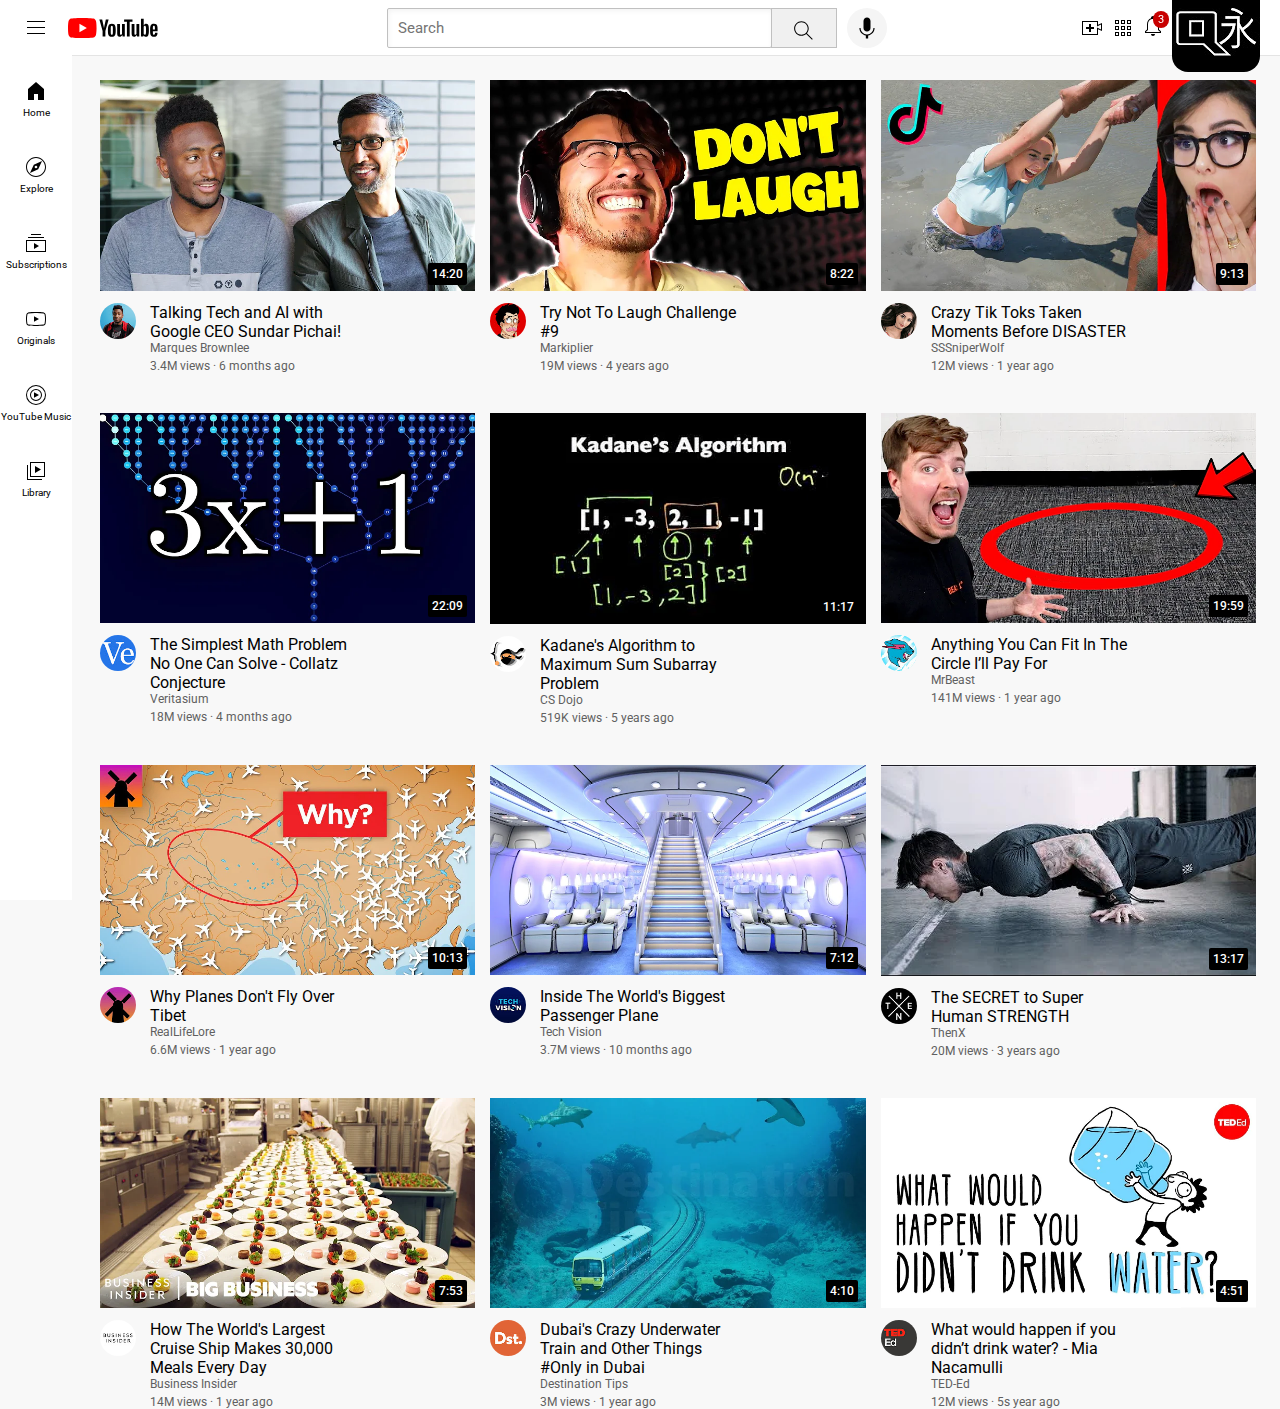
<file: index.html>
<!DOCTYPE html>
<html lang="en">
<head>
  <link rel="preconnect" href="https://fonts.googleapis.com">
  <link rel="preconnect" href="https://fonts.gstatic.com" crossorigin>
  <link href="https://fonts.googleapis.com/css2?family=Roboto:wght@400;500;700&display=swap" rel="stylesheet">
  <meta charset="UTF-8">
  <meta http-equiv="X-UA-Compatible" content="IE=edge">
  <meta name="viewport" content="width=device-width, initial-scale=1.0">
  <link rel="stylesheet" href="styles/header.css">
  <link rel="stylesheet" href="styles/video.css">
  <link rel="stylesheet" href="styles/general.css">
  <link rel="stylesheet" href="styles/sidebar.css">
  <title>Youtube</title>
  
<style>

</style>
  
</head>
<body>
  <div class="header">
    <div class="left-section">
      <img class="hamburger-menu" src="icons/hamburger-menu.svg">
      <img class="youtube-logo" src="icons/youtube-logo.svg">
    </div>
    <div class="middle-section">
      <input class= "search-bar" type="text" placeholder="Search">
      <button class="search-button">
        <img class="search-icon" src="icons/search.svg">
        <div class="tooltip">Search</div>
      </button>
      <button class="voice-search-button">
        <img class="voice-search-icon" src="icons/voice-search-icon.svg">
        <div class="tooltip">Search with your voice</div>
      </button>
    </div>
    <div class="right-section">
      <div class="upload-icon-container">
        <img class="upload-icon" src="icons/upload.svg">
        <div class="tooltip">Create</div>
      </div>
      <img class="apps-icon" src="icons/youtube-apps.svg">
      <div class="notifications-icon-container">
        <img class="notifications-icon" src="icons/notifications.svg">
        <div class="notifications-count">3</div>
      </div>
      <img class="current-user-pic" src="icons/unnamed.jpg">
    </div>
  </div>
  
  <div class="side-bar">
    <div class="sidebar-link">
      <img src="icons/home.svg">
      <div>Home</div>
    </div>
    <div class="sidebar-link">
      <img src="icons/explore.svg">
      <div>Explore</div>
    </div>
    <div class="sidebar-link">
      <img src="icons/subscriptions.svg">
      <div>Subscriptions</div>
    </div>
    <div class="sidebar-link">
      <img src="icons/originals.svg">
      <div>Originals</div>
    </div>
    <div class="sidebar-link">
      <img src="icons/youtube-music.svg">
      <div>YouTube Music</div>
    </div>
    <div class="sidebar-link">
      <img src="icons/library.svg">
      <div>Library</div>
    </div>
  </div>
  
  <div class="video-grid">
    <div class="video-preview">
      <div class="thumbnail-row">
        <img class="thumbnail" src="thumbnails/thumbnail-1.webp">
        <div class="video-time">
          14:20
        </div>
      </div>
      <div class="video-info-grid">
        <div class="channel-picture">
          <img class="profile-picture" src="channel-pictures/channel-1.jpeg">
        </div>
        <div class="video-info">
          <p class="video-title">
            Talking Tech and AI with Google CEO Sundar Pichai!
          </p>
          <p class="video-author">
            Marques Brownlee
          </p>
          <p class="video-stats">
            3.4M views &#183; 6 months ago
          </p>
        </div>
      </div>
    </div>

    <div class="video-preview">
      <div class="thumbnail-row">
        <img class="thumbnail" src="thumbnails/thumbnail-2.webp">
        <div class="video-time">
          8:22
        </div>
      </div>
      <div class="video-info-grid">
        <div class="channel-picture">
          <img class="profile-picture" src="channel-pictures/channel-2.jpeg">
        </div>
        <div class="video-info">
          <p class="video-title">
            Try Not To Laugh Challenge #9
          </p>
          <p class="video-author">
            Markiplier
          </p>
          <p class="video-stats">
            19M views &#183; 4 years ago
          </p>
        </div>
      </div>
    </div>

    <div class="video-preview">
      <div class="thumbnail-row">
        <img class="thumbnail" src="thumbnails/thumbnail-3.webp">
        <div class="video-time">
          9:13
        </div>
      </div>
      <div class="video-info-grid">
        <div class="channel-picture">
          <img class="profile-picture" src="channel-pictures/channel-3.jpeg">
        </div>
        <div class="video-info">
          <p class="video-title">
            Crazy Tik Toks Taken Moments Before DISASTER
          </p>
          <p class="video-author">
            SSSniperWolf
          </p>
          <p class="video-stats">
            12M views &#183; 1 year ago
          </p>
        </div>
      </div>
    </div>

    <div class="video-preview">
      <div class="thumbnail-row">
        <img class="thumbnail" src="thumbnails/thumbnail-4.webp">
        <div class="video-time">
          22:09
        </div>
      </div>
      <div class="video-info-grid">
        <div class="channel-picture">
          <img class="profile-picture" src="channel-pictures/channel-4.jpeg">
        </div>
        <div class="video-info">
          <p class="video-title">
            The Simplest Math Problem No One Can Solve - Collatz Conjecture
          </p>
          <p class="video-author">
            Veritasium
          </p>
          <p class="video-stats">
            18M views &#183; 4 months ago
          </p>
        </div>
      </div>
    </div>

    <div class="video-preview">
      <div class="thumbnail-row">
        <img class="thumbnail" src="thumbnails/thumbnail-5.webp">
        <div class="video-time">
          11:17
        </div>
      </div>
      <div class="video-info-grid">
        <div class="channel-picture">
          <img class="profile-picture" src="channel-pictures/channel-5.jpeg">
        </div>
        <div class="video-info">
          <p class="video-title">
            Kadane's Algorithm to Maximum Sum Subarray Problem
          </p>
          <p class="video-author">
            CS Dojo
          </p>
          <p class="video-stats">
            519K views &#183; 5 years ago
          </p>
        </div>
      </div>
    </div>

    <div class="video-preview">
      <div class="thumbnail-row">
        <img class="thumbnail" src="thumbnails/thumbnail-6.webp">
        <div class="video-time">
          19:59
        </div>
      </div>
      <div class="video-info-grid">
        <div class="channel-picture">
          <img class="profile-picture" src="channel-pictures/channel-6.jpeg">
        </div>
        <div class="video-info">
          <p class="video-title">
            Anything You Can Fit In The Circle I’ll Pay For
          </p>
          <p class="video-author">
            MrBeast
          </p>
          <p class="video-stats">
            141M views &#183; 1 year ago
          </p>
        </div>
      </div>
    </div>

    <div class="video-preview">
      <div class="thumbnail-row">
        <img class="thumbnail" src="thumbnails/thumbnail-7.webp">
        <div class="video-time">
          10:13
        </div>
      </div>
      <div class="video-info-grid">
        <div class="channel-picture">
          <img class="profile-picture" src="channel-pictures/channel-7.jpeg">
        </div>
        <div class="video-info">
          <p class="video-title">
            Why Planes Don't Fly Over Tibet
          </p>
          <p class="video-author">
            RealLifeLore
          </p>
          <p class="video-stats">
            6.6M views &#183; 1 year ago
          </p>
        </div>
      </div>
    </div>

    <div class="video-preview">
      <div class="thumbnail-row">
        <img class="thumbnail" src="thumbnails/thumbnail-8.webp">
        <div class="video-time">
          7:12
        </div>
      </div>
      <div class="video-info-grid">
        <div class="channel-picture">
          <img class="profile-picture" src="channel-pictures/channel-8.jpeg">
        </div>
        <div class="video-info">
          <p class="video-title">
            Inside The World's Biggest Passenger Plane
          </p>
          <p class="video-author">
            Tech Vision
          </p>
          <p class="video-stats">
            3.7M views &#183; 10 months ago
          </p>
        </div>
      </div>
    </div>

    <div class="video-preview">
      <div class="thumbnail-row">
        <img class="thumbnail" src="thumbnails/thumbnail-9.webp">
        <div class="video-time">
          13:17
        </div>
      </div>
      <div class="video-info-grid">
        <div class="channel-picture">
          <img class="profile-picture" src="channel-pictures/channel-9.jpeg">
        </div>
        <div class="video-info">
          <p class="video-title">
            The SECRET to Super Human STRENGTH
          </p>
          <p class="video-author">
            ThenX
          </p>
          <p class="video-stats">
            20M views  &#183; 3 years ago
          </p>
        </div>
      </div>
    </div>

    <div class="video-preview">
      <div class="thumbnail-row">
        <img class="thumbnail" src="thumbnails/thumbnail-10.webp">
        <div class="video-time">
          7:53
        </div>
      </div>
      <div class="video-info-grid">
        <div class="channel-picture">
          <img class="profile-picture" src="channel-pictures/channel-10.jpeg">
        </div>
        <div class="video-info">
          <p class="video-title">
            How The World's Largest Cruise Ship Makes 30,000 Meals Every Day
          </p>
          <p class="video-author">
            Business Insider
          </p>
          <p class="video-stats">
            14M views  &#183; 1 year ago
          </p>
        </div>
      </div>
    </div>

    <div class="video-preview">
      <div class="thumbnail-row">
        <img class="thumbnail" src="thumbnails/thumbnail-11.webp">
        <div class="video-time">
          4:10
        </div>
      </div>
      <div class="video-info-grid">
        <div class="channel-picture">
          <img class="profile-picture" src="channel-pictures/channel-11.jpeg">
        </div>
        <div class="video-info">
          <p class="video-title">
            Dubai's Crazy Underwater Train and Other Things #Only in Dubai
          </p>
          <p class="video-author">
            Destination Tips
          </p>
          <p class="video-stats">
            3M views   &#183; 1 year ago
          </p>
        </div>
      </div>
    </div>

    <div class="video-preview">
      <div class="thumbnail-row">
        <img class="thumbnail" src="thumbnails/thumbnail-12.webp">
        <div class="video-time">
          4:51
        </div>
      </div>
      <div class="video-info-grid">
        <div class="channel-picture">
          <img class="profile-picture" src="channel-pictures/channel-12.jpeg">
        </div>
        <div class="video-info">
          <p class="video-title">
            What would happen if you didn’t drink water? - Mia Nacamulli
          </p>
          <p class="video-author">
            TED-Ed
          </p>
          <p class="video-stats">
            12M views    &#183; 5s year ago
          </p>
        </div>
      </div>
    </div>

  </div>

</body>
</html>
</file>
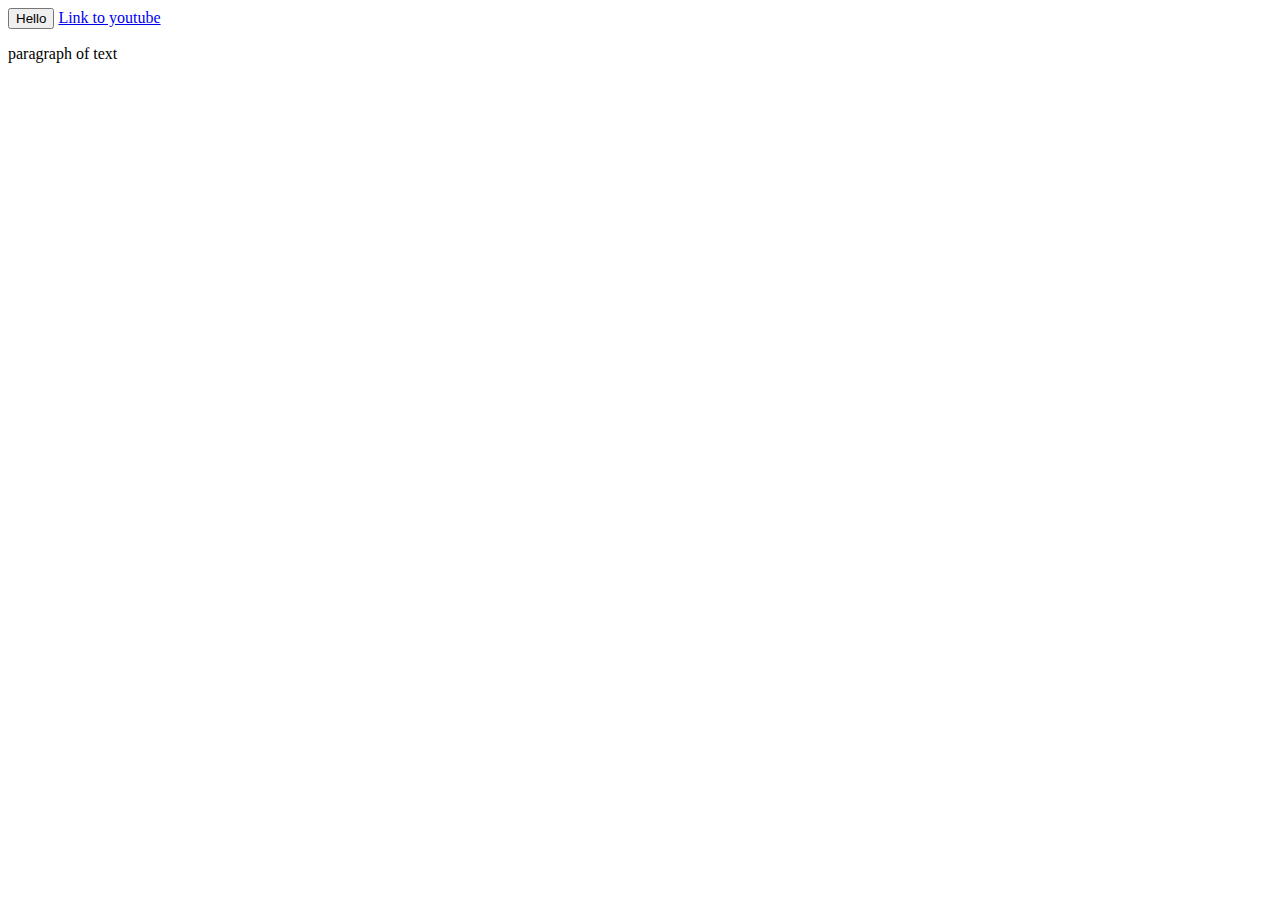
<file: introhtml/index.html>
<!DOCTYPE html>
<html lang="en">
<head>
  <link rel="preconnect" href="https://fonts.googleapis.com">
  <link rel="preconnect" href="https://fonts.gstatic.com" crossorigin>
  <link href="https://fonts.googleapis.com/css2?family=Roboto:wght@400;700&display=swap" rel="stylesheet"> 
  <meta charset="UTF-8">
  <meta http-equiv="X-UA-Compatible" content="IE=edge">
  <meta name="viewport" content="width=device-width, initial-scale=1.0">
  <title>Document</title>
</head>
<body>
  <button>Hello</button>
  <a href="https://www.youtube.com/watch?v=Xa5EU-qAv-I">Link to youtube</a>
  <p>paragraph of text</p>

</body>
</html>
</file>
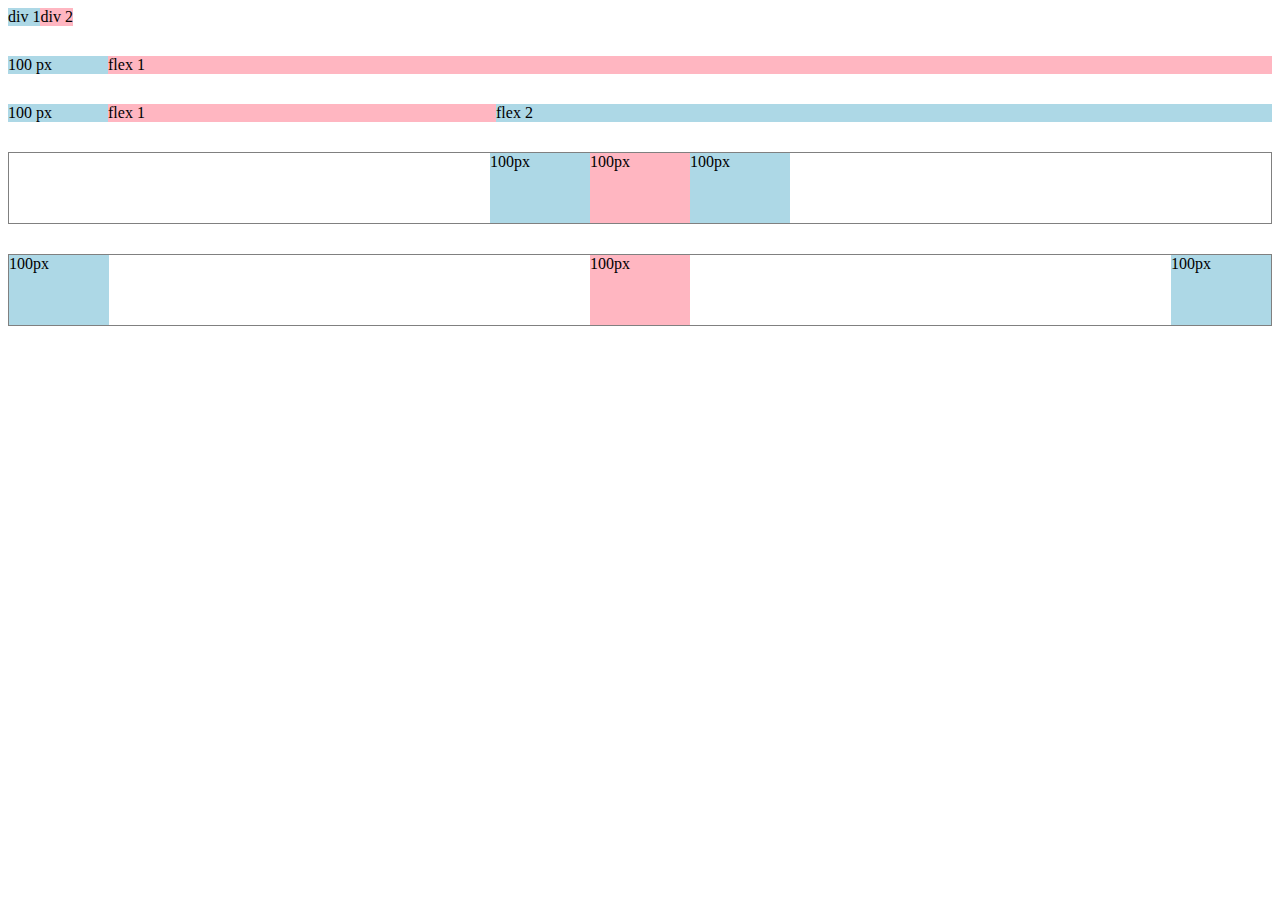
<file: flexbox.html>
<!DOCTYPE html>
<html lang="en">
<head>
  <meta charset="UTF-8">
  <meta http-equiv="X-UA-Compatible" content="IE=edge">
  <meta name="viewport" content="width=device-width, initial-scale=1.0">
  <title>Flexbox practice</title>
</head>
<body style="padding-bottom: 100px;">
  <div style="
    display: flex;
    flex-direction: row;
  ">
    <div style="background-color: lightblue;">div 1</div>
    <div style="background-color: lightpink;">div 2</div>
  </div>

  <div style="
    display: flex;
    flex-direction: row;
    margin-top: 30px;
  ">
    <div style="
      background-color: lightblue;
      width: 100px;
    ">100 px</div>
    <div style="
      background-color: lightpink;
      flex: 1;
    ">flex 1</div>
  </div>

  <div style="
    display: flex;
    flex-direction: row;
    margin-top: 30px;
  ">
    <div style="
      background-color: lightblue;
      width: 100px;
    ">100 px</div>
    <div style="
      background-color: lightpink;
      flex: 1;
    ">flex 1</div>
    <div style="
      background-color: lightblue;
      width: 100px;
      flex: 2;
    ">flex 2</div>
  </div>

  <div style="
    display: flex;
    flex-direction: row;
    margin-top: 30px;
    height: 70px;
    border-width: 1px;
    border-style: solid;
    border-color: gray;
    justify-content: center;
  ">
    <div style="
      background-color: lightblue;
      width: 100px;
    ">100px</div>
    <div style="
      background-color: lightpink;
      width: 100px;
    ">100px</div>
    <div style="
      background-color: lightblue;
      width: 100px;
    ">100px</div>
  </div>

  <div style="
    display: flex;
    flex-direction: row;
    margin-top: 30px;
    height: 70px;
    border-width: 1px;
    border-style: solid;
    border-color: gray;
    justify-content: space-between;
  ">
    <div style="
      background-color: lightblue;
      width: 100px;
    ">100px</div>
    <div style="
      background-color: lightpink;
      width: 100px;
    ">100px</div>
    <div style="
      background-color: lightblue;
      width: 100px;
    ">100px</div>
  </div>
</body>
</html>
</file>
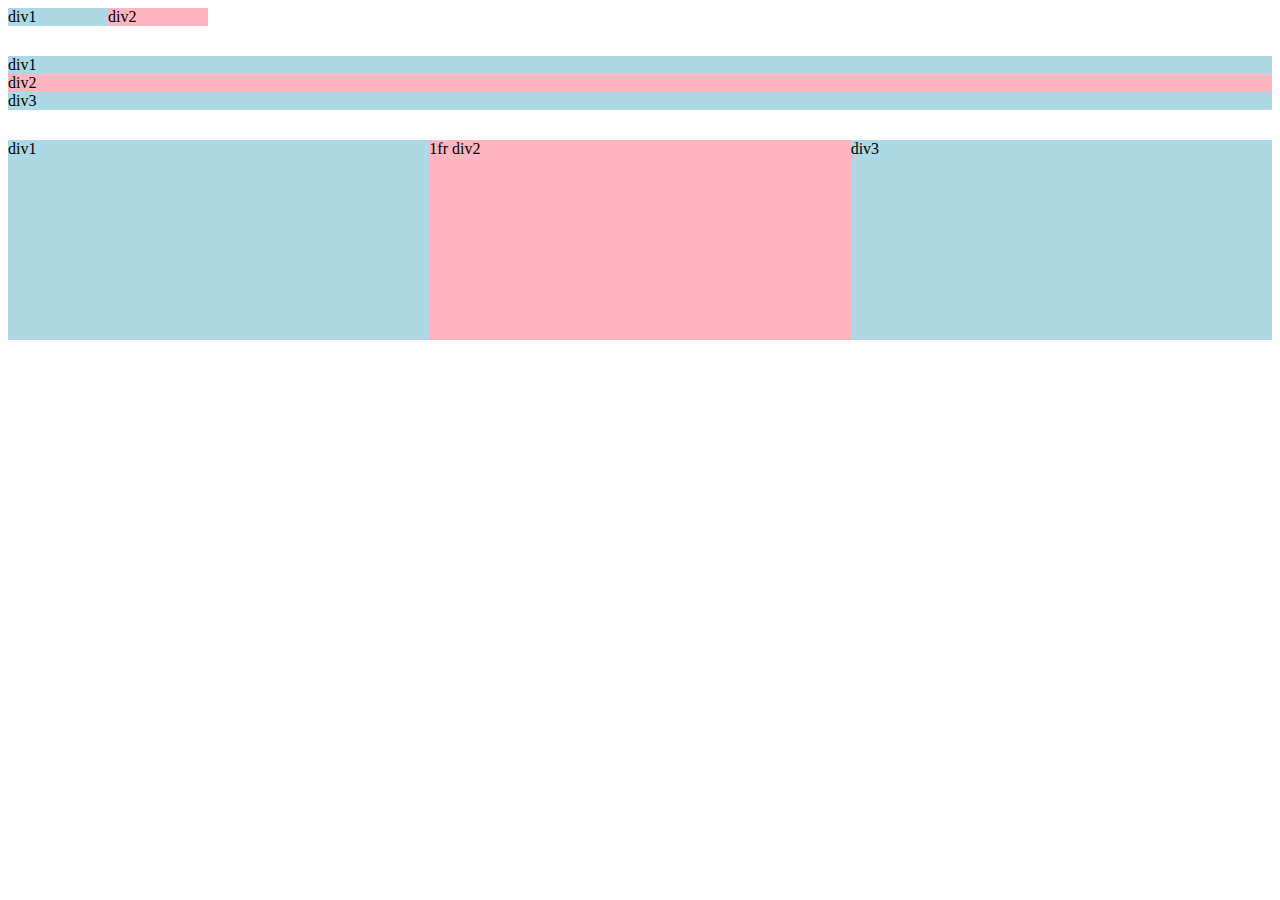
<file: grid.html>
<!DOCTYPE html>
<html lang="en">
<head>
  <meta charset="UTF-8">
  <meta http-equiv="X-UA-Compatible" content="IE=edge">
  <meta name="viewport" content="width=device-width, initial-scale=1.0">
  <title>Grid</title>
</head>
<body>
  <div style="
    display: grid;
    grid-template-columns: 100px 100px;
  ">
    <div style="background-color: lightblue ;">
      div1
    </div>
    <div style="background-color: lightpink ;">
      div2
    </div>
  </div>

  <div style="
    margin-top: 30px;
    display: grid;
    grid-template-columns: 100px 100px200px ;
  ">
    <div style="background-color: lightblue ;">
      div1
    </div>
    <div style="background-color: lightpink ;">
      div2
  </div>
  <div style="background-color: lightblue ;">
    div3
  </div>
  
  <div style="
    margin-top: 30px;
    display: grid;
    grid-template-columns: 1fr 1fr 1fr;
  ">
    <div style="background-color: lightblue; height: 200px;"1fr>
      div1
    </div>
    <div style="background-color: lightpink; height: 200px;">1fr
      div2
    </div>
    <div style="background-color: lightblue;height: 200px;"1fr>
      div3
    </div>
</div>
</body>
</html>
</file>
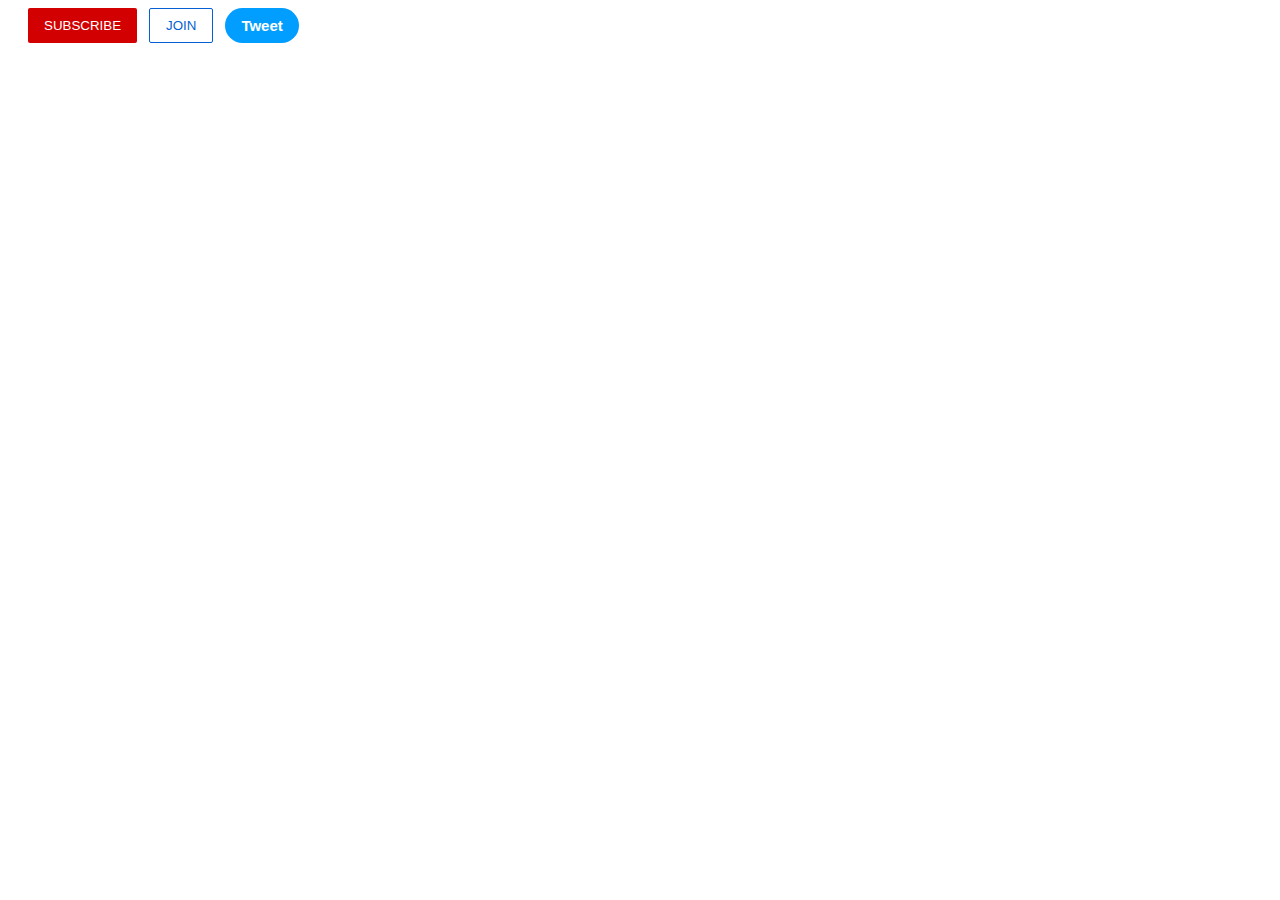
<file: introhtml/button.html>
<!DOCTYPE html>
<html lang="en">
<head>
  <link rel="stylesheet" href="styles/button.css">
  <meta charset="UTF-8">
  <meta http-equiv="X-UA-Compatible" content="IE=edge">
  <meta name="viewport" content="width=device-width, initial-scale=1.0">
  <title>Button practice</title>
</head>
<body>
  <button class="subscribe-button">
    SUBSCRIBE
  </button>
  
  <button class="join-button">
    JOIN
  </button>
  
  <button class="tweet-button">
    Tweet
  </button>
  
</body>
</html>
</file>
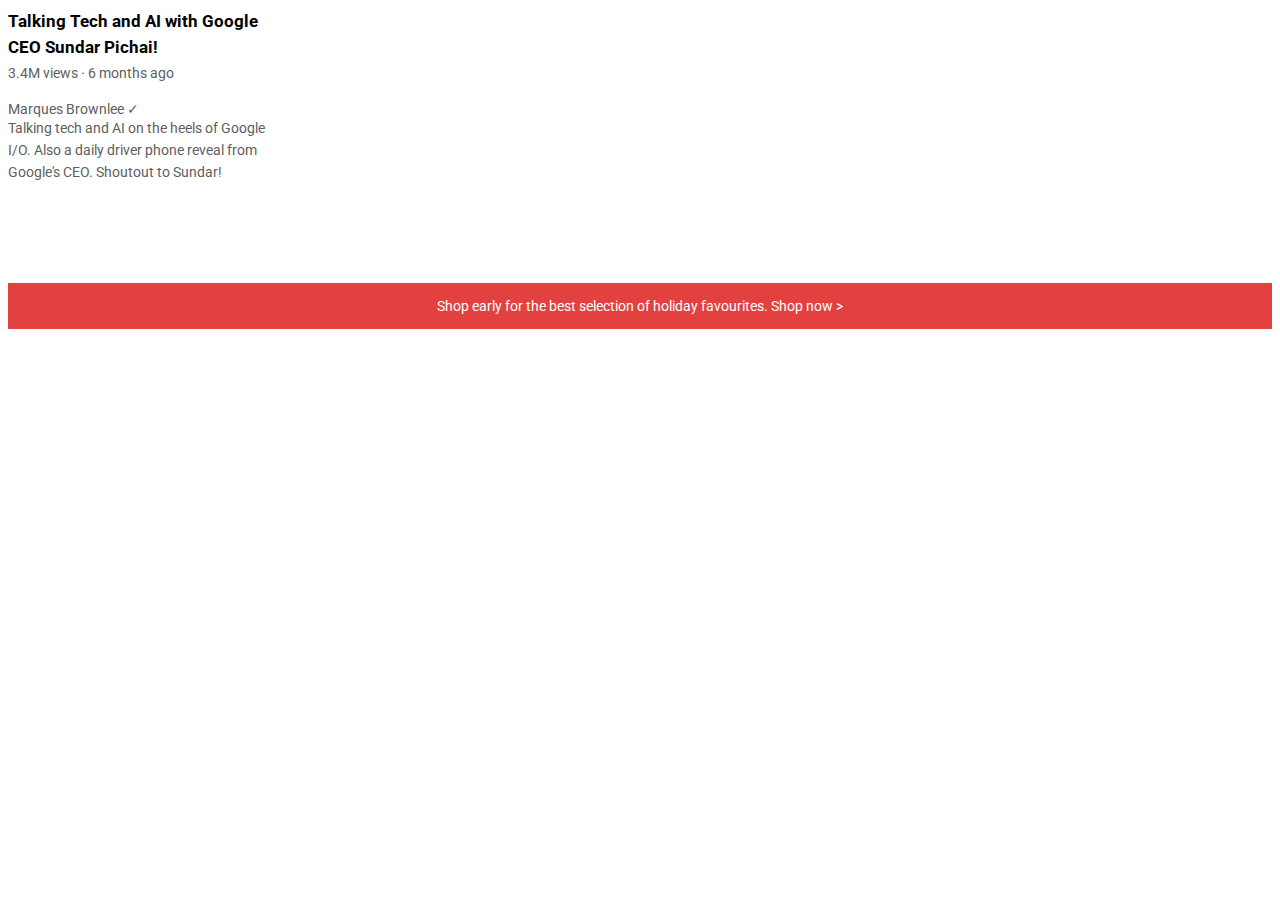
<file: introhtml/text.html>
<!DOCTYPE html>
<html lang="en">
<head>
  <link rel="preconnect" href="https://fonts.googleapis.com">
  <link rel="preconnect" href="https://fonts.gstatic.com" crossorigin>
  <link href="https://fonts.googleapis.com/css2?family=Roboto:wght@400;700&display=swap" rel="stylesheet">
  <link rel="stylesheet" href="styles/text.css">
  <meta charset="UTF-8">
  <meta http-equiv="X-UA-Compatible" content="IE=edge">
  <meta name="viewport" content="width=device-width, initial-scale=1.0">
  <title>text practice</title>
</head>
<body>
  

<p class="video-tittle">
  Talking Tech and AI with Google CEO Sundar Pichai!
</p>

<p class="video-stats">
  3.4M views &#183; 6 months ago
</p>

<p class="video-author">
  Marques Brownlee &#10003;
</p>

<p class="video-desc">
  Talking tech and AI on the heels of Google I/O. Also a daily driver phone reveal from Google's CEO. Shoutout to Sundar!
</p>

<p class="apple-text">
  Shop early for the best selection of holiday favourites. <span class="shop-link">Shop now &#62;</span>
</p>
</body>
</html>
</file>
<file: styles/header.css>
.header{
  height: 55px;
  display: flex;
  flex-direction: row;
  justify-content: space-between;
  position: fixed;
  top: 0;
  left: 0;
  right: 0;
  background-color: white;
  border-bottom-width: 1px;
  border-bottom-style: solid;
  border-bottom-color: rgb(228, 228, 228);
  z-index: 100;
}

.left-section{
  /* background-color: lightblue; */
  display: flex;
  align-items: center;
}

.youtube-logo{
  height: 20px;
  align-items: center;
}

.hamburger-menu {
  height: 24px;
  align-items: center;
  margin-left: 24px;
  margin-right: 20px;
}

.middle-section{
  /* background-color: lightpink; */
  flex: 1;
  margin-left: 70px;
  margin-right: 35px;
  max-width: 500px;
  display: flex;
  align-items: center;
}

.search-button{
  height: 40px;
  width: 66px;
  background-color: rgb(240, 240, 240);
  border-width: 1px;
  border-style: solid;
  border-color: rgb(192, 192, 192);
  margin-left: -1px;
  margin-right: 10px;
}

.search-button,
.voice-search-button,
.upload-icon-container {
  display: flex;
  justify-content: center;
  align-items: center;
  position:relative;
}
.search-button .tooltip,
.voice-search-button .tooltip,
.upload-icon-container .tooltip{
  font-family: Roboto, Arial;
  position: absolute;
  background-color: gray;
  color: white;
  padding-top: 4px;
  padding-bottom: 4px;
  padding-left: 8px;
  padding-right: 8px;
  border-radius: 4px;
  font-size: 12px;
  bottom: -30px;
  opacity: 0 ;
  transition: opacity 0.2s;
  pointer-events: none;
  white-space: nowrap;
}
.search-button:hover .tooltip,
.voice-search-button:hover .tooltip,
.upload-icon-container:hover .tooltip{
  opacity: 1;
}

.voice-search-button{
  height: 40px;
  width: 40px;
  border-radius: 20px;
  border: none;
  background-color: rgb(245, 245, 245)
}

.voice--search-icon{
  height: 24px;
}

.search-bar{
  flex: 1;
  height: 36px;
  font-size: 16px;
  border-width: 1px;
  border-style: solid;
  border-color: rgb(192, 192, 192);
  border-radius: 2px;
  box-shadow: inset 1px 2px 5px rgba(0, 0, 0, 0.05);
  padding-left: 10px;
  width: 0;
}
.search-bar::placeholder{
  font-family: Roboto, Arial;
  font-size: 15px;
}

.search-icon{
  height: 25px;
  margin-top: 5px;
}

.right-section{
  /* background-color: lightblue; */
  width: 180px;
  display: flex;
  align-items: center;
  justify-content: space-between;
  flex-shrink: 0;
  margin-right: 20px;
}

.upload-icon{
  height: 24px;
}

.apps-icon{
  height: 24px;
}

.notifications-icon{
  height: 24px;
}

.notifications-icon-container{
  position: relative;
}
.notifications-count{
  position: absolute;
  top: -3px;
  right: -4px;
  background-color: rgb(200, 0, 0);
  color: white;
  font-family: Roboto, Arial;
  font-size: 11px;
  padding-left: 5px;
  padding-right: 5px;
  padding-top: 2px;
  padding-bottom: 2px;
  border-radius: 10px;
}

.current-user-pic{
    /* PREGUNTAR */
  height: 32;
  border-radius: 16px;
}
</file>
<file: styles/video.css>
.thumbnail{
  width: 100%;
}

.video-tittle{
  font-size: 14px;
  margin-top: 0;
  font-weight: 500;
  line-height: 20px;
  margin-bottom: 10px;
}

.video-stats,
.video-author{
  font-size: 12px;
  /* display: inline-block; */
  color: rgb(96, 96, 96);
}

.video-author{
  margin-bottom: 4px;
}

.channel-picture{
  display: inline-block;
  width: 50px;
  vertical-align: top;
}

.video-info{
  display: inline-block;
  width: 200px;
}

.profile-picture{
  width: 36px;
  border-radius: 50px;
}

.thumbnail-row{
  margin-bottom: 8px;
  position: relative;
}

.video-grid{
  display: grid;
  grid-template-columns: 1fr 1fr 1fr;
  column-gap: 15px;
  row-gap: 40px;
}

.video-info-grid{
  display: grid;
  grid-template-columns: 50px 1fr;
}

.video-time{
  font-family: Roboto, Arial;
  font-size: 12px;
  font-weight: 500;
  padding-left: 4px;
  padding-right: 4px;
  padding-top: 4px;
  padding-bottom: 4px;
  background-color: black;
  color: white;
  position: absolute;
  bottom: 10px;
  right: 8px;
  border-radius: 2px;

}
</file>
<file: styles/general.css>
p {
  font-family: Roboto, Arial;
  margin-top: 0;
  margin-bottom: 0;
}

body{
  margin: 0;
  padding-top: 80px;
  padding-left: 100px;
  padding-right: 24px;
  background-color: rgb(248, 248, 248);
}
</file>
<file: styles/sidebar.css>
.side-bar{
  position: fixed;
  left: 0;
  bottom: 0;
  top: 55px;
  background-color: white;
  width: 72px;
  z-index: 200;
  padding-top: 5px;
}

.sidebar-link{
  background-color: white;
  height: 76px;
  display: flex;
  justify-content: center;
  align-items: center;
  flex-direction: column;
  cursor: pointer;
}

.sidebar-link:hover{
  background-color: rgb(235, 235, 235);
}

.sidebar-link img {
  height: 24px;
  margin-bottom: 4px;
}

.sidebar-link div{
  font-family: Roboto, Arial;
  font-size: 10px;

}
</file>
<file: introhtml/styles/button.css>
.subscribe-button {
    background-color: rgb(210, 0, 0);
    color: white;
    border: none;
    border-radius: 2px;
    cursor: pointer;
    margin-right: 8px;
    margin-left: 20px;
    padding-top: 10px;
    padding-bottom: 10px;
    padding-right: 16px;
    padding-left: 16px;
    transition: opacity 0.3s;
    vertical-align: top;    
  }

  .subscribe-button:hover{
    opacity: 0.8;
  }

  .subscribe-button:active{
    opacity: 0.5;
  }

  .join-button{
    background-color: white;
    border-color: rgb(6, 95, 212);
    border-style: solid;
    border-width: 1px;
    color: rgb(6, 95, 212);
    border-radius: 2px;
    cursor: pointer;
    padding-top: 9px;
    padding-bottom: 9px;
    padding-right: 16px;
    padding-left: 16px;
    transition: background-color 1s,
      opacity 0.3s,
      color 1s;
    vertical-align: top;  
  }

  .join-button:hover{
    background-color: rgb(41, 118, 211);
    color: white
  }

  .join-button:active{
    opacity: 0.7;
  }

  .tweet-button{
    background-color: rgb(2, 158, 255);
    color: white;
    border: none;
    padding-top: 9px;
    padding-bottom: 9px;
    padding-right: 16px;
    padding-left: 16px;
    border-radius: 20px;
    font-weight: bold;
    font-size: 15px;
    cursor: pointer;
    margin-left: 8px;
    transition: box-shadow 0.3s;
    vertical-align: top;
  }

  .tweet-button:hover{
    box-shadow: 5px 5px 10px rgba(0, 0, 0, 0.15)
  }
</file>
<file: introhtml/styles/text.css>
p{
  font-family: Roboto;
  margin-top: 0px;
  margin-bottom: 0px;
}

.video-tittle{
  font-weight: bold;
  font-size: 17px;
  width: 280px;
  line-height: 26px;
  margin-bottom: 5px;
}

.video-stats{
  font-size: 14px;
  color: #606060;
  margin-bottom: 20px;
}

.video-author{
  color: #606060;
  font-size: 14px;
  margin-bottom: 20;

}

.video-desc{
  font-size: 14px;
  color: #606060;
  width: 280px;
  line-height: 22px;
  margin-bottom: 100px;
}

.apple-text{
  margin-bottom: 50px;
  font-size: 14px;
  background-color: rgb(227, 65, 64);
  color: white;
  text-align: center;
  padding-top: 15px;
  padding-bottom: 15px;
}

.shop-link{
  cursor:pointer;

}

.shop-link:hover{
  
  text-decoration: underline;
}
</file>
